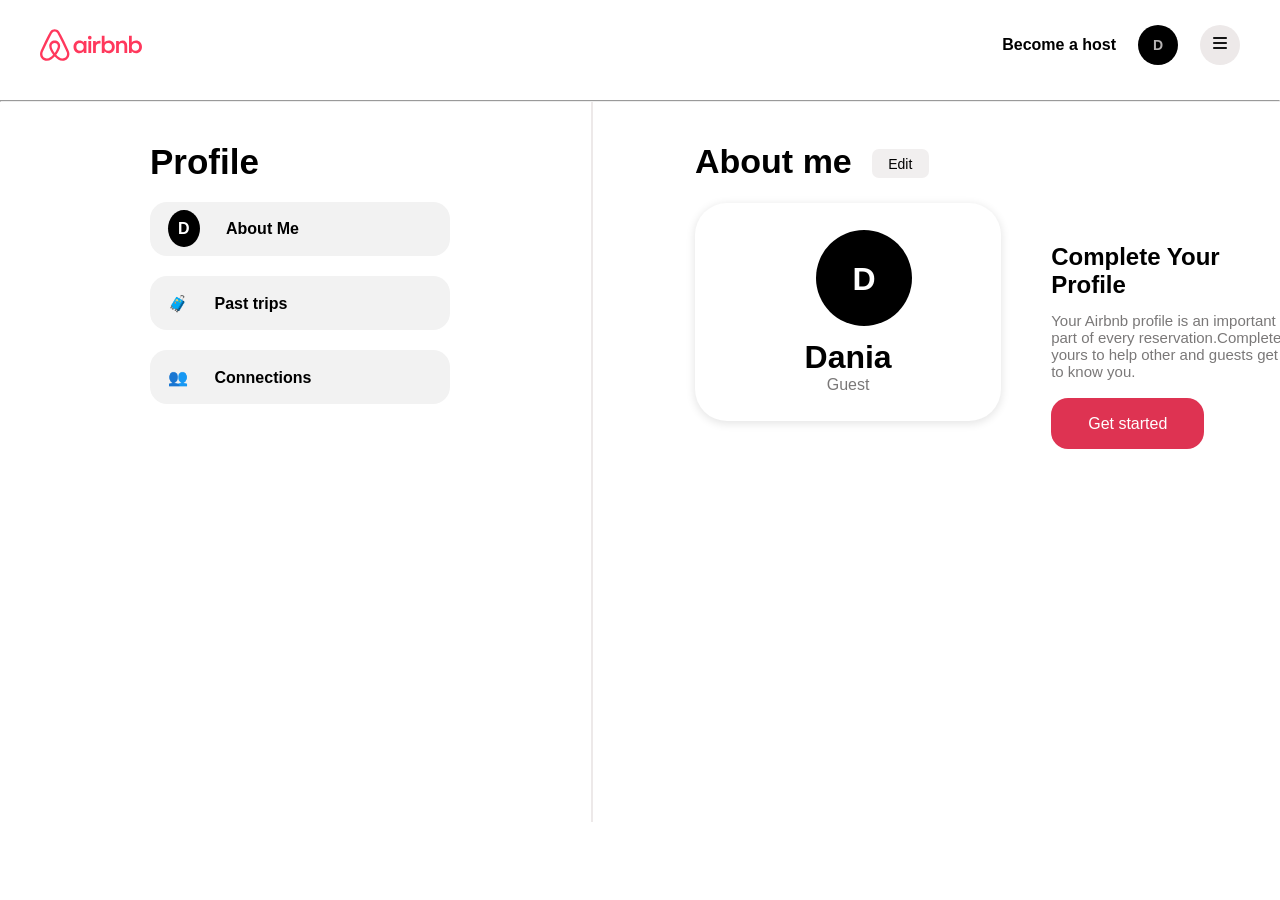
<file: profile.html>
<!doctype html>
<html lang="en">
	<head>
		<meta charset="UTF-8" />
		<meta name="viewport" content="width=device-width, initial-scale=1.0" />
		<title>profile Page</title>
        <link rel="stylesheet" href="https://cdnjs.cloudflare.com/ajax/libs/font-awesome/6.4.0/css/all.min.css">
        <link rel="stylesheet" href="styles/Pages/profile.css">
        
	</head>

	<body>
        <header>
            <nav>
                <div id="logo" class="l10sdlqs atm_9s_glywfm atm_9s_1ulexfb__1v156lz dir dir-ltr">
                    <svg width="102" height="32" viewBox="0 0 3490 1080" style="display: block">
                        <path
                            d="M1494.71 456.953C1458.28 412.178 1408.46 389.892 1349.68 389.892C1233.51 389.892 1146.18 481.906 1146.18 605.892C1146.18 729.877 1233.51 821.892 1349.68 821.892C1408.46 821.892 1458.28 799.605 1494.71 754.83L1500.95 810.195H1589.84V401.588H1500.95L1494.71 456.953ZM1369.18 736.895C1295.33 736.895 1242.08 683.41 1242.08 605.892C1242.08 528.373 1295.33 474.888 1369.18 474.888C1443.02 474.888 1495.49 529.153 1495.49 605.892C1495.49 682.63 1443.8 736.895 1369.18 736.895ZM1656.11 810.195H1750.46V401.588H1656.11V810.195ZM948.912 666.715C875.618 506.859 795.308 344.664 713.438 184.809C698.623 155.177 670.554 98.2527 645.603 67.8412C609.736 24.1733 556.715 0.779785 502.915 0.779785C449.115 0.779785 396.094 24.1733 360.227 67.8412C335.277 98.2527 307.207 155.177 292.392 184.809C210.522 344.664 130.212 506.859 56.9187 666.715C47.5621 687.769 24.9504 737.675 16.3736 760.289C6.2373 787.581 0.779297 817.213 0.779297 846.845C0.779297 975.509 101.362 1079.22 235.473 1079.22C346.193 1079.22 434.3 1008.26 502.915 934.18C571.53 1008.26 659.638 1079.22 770.357 1079.22C904.468 1079.22 1005.83 975.509 1005.83 846.845C1005.83 817.213 999.593 787.581 989.457 760.289C980.88 737.675 958.268 687.769 948.912 666.715ZM502.915 810.195C447.555 738.455 396.094 649.56 396.094 577.819C396.094 506.079 446.776 470.209 502.915 470.209C559.055 470.209 610.516 508.419 610.516 577.819C610.516 647.22 558.275 738.455 502.915 810.195ZM770.357 998.902C688.362 998.902 618.032 941.557 555.741 872.656C619.966 792.541 690.826 679.121 690.826 577.819C690.826 458.513 598.04 389.892 502.915 389.892C407.79 389.892 315.784 458.513 315.784 577.819C315.784 679.098 386.145 792.478 450.144 872.593C387.845 941.526 317.491 998.902 235.473 998.902C146.586 998.902 81.0898 931.061 81.0898 846.845C81.0898 826.57 84.2087 807.856 91.2261 788.361C98.2436 770.426 120.855 720.52 130.212 701.025C203.505 541.17 282.256 380.534 364.126 220.679C378.941 191.047 403.891 141.921 422.605 119.307C442.877 94.3538 470.947 81.0975 502.915 81.0975C534.883 81.0975 562.953 94.3538 583.226 119.307C601.939 141.921 626.89 191.047 641.704 220.679C723.574 380.534 802.325 541.17 875.618 701.025C884.975 720.52 907.587 770.426 914.604 788.361C921.622 807.856 925.52 826.57 925.52 846.845C925.52 931.061 859.244 998.902 770.357 998.902ZM3285.71 389.892C3226.91 389.892 3175.97 413.098 3139.91 456.953V226.917H3045.56V810.195H3134.45L3140.69 754.83C3177.12 799.605 3226.94 821.892 3285.71 821.892C3401.89 821.892 3489.22 729.877 3489.22 605.892C3489.22 481.906 3401.89 389.892 3285.71 389.892ZM3266.22 736.895C3191.6 736.895 3139.91 682.63 3139.91 605.892C3139.91 529.153 3191.6 474.888 3266.22 474.888C3340.85 474.888 3393.32 528.373 3393.32 605.892C3393.32 683.41 3340.07 736.895 3266.22 736.895ZM2827.24 389.892C2766.15 389.892 2723.56 418.182 2699.37 456.953L2693.13 401.588H2604.24V810.195H2698.59V573.921C2698.59 516.217 2741.47 474.888 2800.73 474.888C2856.87 474.888 2888.84 513.097 2888.84 578.599V810.195H2983.19V566.903C2983.19 457.733 2923.15 389.892 2827.24 389.892ZM1911.86 460.072L1905.62 401.588H1816.73V810.195H1911.08V604.332C1911.08 532.592 1954.74 486.585 2027.26 486.585C2042.85 486.585 2058.44 488.144 2070.92 492.043V401.588C2059.22 396.91 2044.41 395.35 2028.04 395.35C1978.58 395.35 1936.66 421.177 1911.86 460.072ZM2353.96 389.892C2295.15 389.892 2244.21 413.098 2208.15 456.953V226.917H2113.8V810.195H2202.69L2208.93 754.83C2245.36 799.605 2295.18 821.892 2353.96 821.892C2470.13 821.892 2557.46 729.877 2557.46 605.892C2557.46 481.906 2470.13 389.892 2353.96 389.892ZM2334.46 736.895C2259.84 736.895 2208.15 682.63 2208.15 605.892C2208.15 529.153 2259.84 474.888 2334.46 474.888C2409.09 474.888 2461.56 528.373 2461.56 605.892C2461.56 683.41 2408.31 736.895 2334.46 736.895ZM1703.28 226.917C1669.48 226.917 1642.08 254.326 1642.08 288.13C1642.08 321.934 1669.48 349.343 1703.28 349.343C1737.09 349.343 1764.49 321.934 1764.49 288.13C1764.49 254.326 1737.09 226.917 1703.28 226.917Z"
                            fill="currentcolor"
                        ></path>
                    </svg>
                </div>

                <div class="nav-links">
                 <h4>Become a host</h4>
                 <div class="name-log">
                    <span>D</span>
                 </div>

                 <div class="menu">
                    <i class="fa-solid fa-bars"></i>
                 </div>
                </div>
            </nav>
        </header>
        <hr>


        <main>
            <div class="container">
                <div class="side">
                    <h2>Profile</h2>
                    <div>
                        <span class="Name">D</span>
                        <span>About Me</span>
                    </div>
                     <div>
                        <span>🧳</span>
                        <span> Past trips</span>
                    </div>
                     <div>
                        <span>👥</span>
                        <span> Connections</span>
                    </div>
                </div>

                <div class="content">
                    <div class="top">
                       <h2>About me</h2>

                       <a href="profile2.html">Edit</a>

                    </div>
                    <div class="bottom">
                        <div class="l-div">
                            <div>D</div>
                            <h3>Dania</h3>
                            <p>Guest</p>
                        </div>
                         <div class="r-div">
                            <h2>Complete Your Profile</h2>
                            <p>Your Airbnb profile is an important part of every reservation.Complete yours to help other and guests get to know you.</p>

                            <a href="profile2.html">Get started</    

                         </div>
                    </div>
                    <hr>
                     <div class="review">

                       <svg xmlns="http://www.w3.org/2000/svg" viewBox="0 0 32 32" aria-hidden="true" role="presentation" focusable="false" style="display: block; height: 24px; width: 24px; fill: currentcolor;"><path d="M26 1a5 5 0 0 1 5 4.78v10.9a5 5 0 0 1-4.78 5H26a5 5 0 0 1-4.78 5h-4l-3.72 4.36-3.72-4.36H6a5 5 0 0 1-4.98-4.56L1 21.9 1 21.68V11a5 5 0 0 1 4.78-5H6a5 5 0 0 1 4.78-5H26zm-5 7H6a3 3 0 0 0-3 2.82v10.86a3 3 0 0 0 2.82 3h4.88l2.8 3.28 2.8-3.28H21a3 3 0 0 0 3-2.82V11a3 3 0 0 0-3-3zm-1 10v2H6v-2h14zm6-15H11a3 3 0 0 0-3 2.82V6h13a5 5 0 0 1 5 4.78v8.9a3 3 0 0 0 3-2.82V6a3 3 0 0 0-2.82-3H26zM15 13v2H6v-2h9z"></path></svg>

                      
                        <span>Reviews Ive written</span>
                     </div>
                 
                </div>


            </div>
        </main>
		

	</body>
</html>
</file>
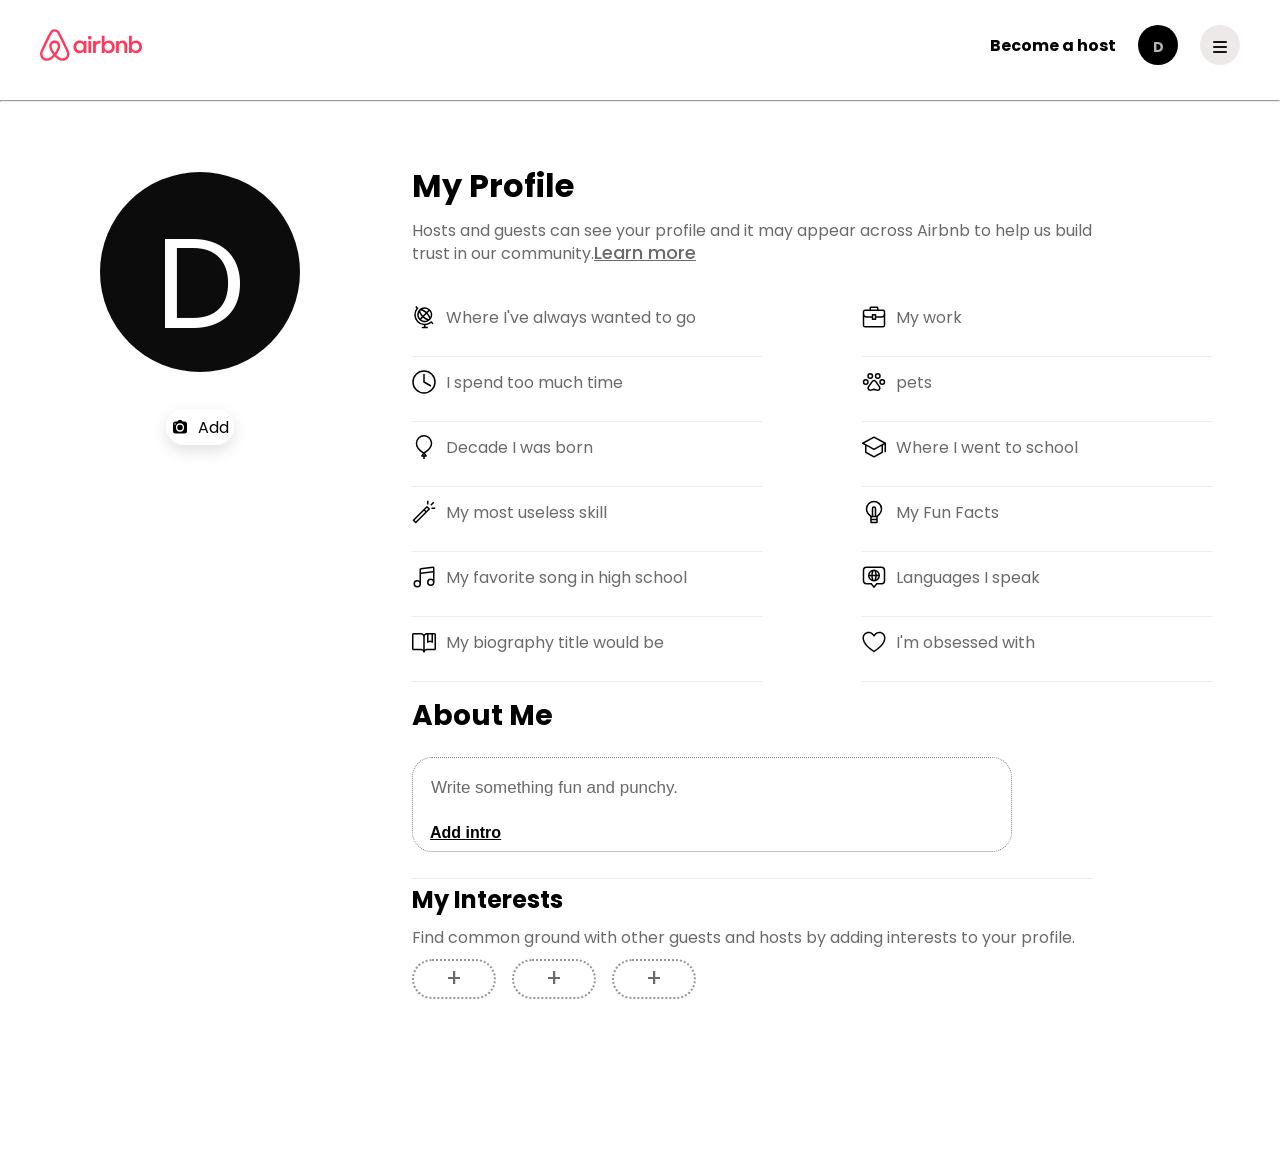
<file: profile2.html>
<!doctype html>
<html lang="en">

<head>
    <meta charset="UTF-8" />
    <meta name="viewport" content="width=device-width, initial-scale=1.0" />
    <title>profile Page</title>
    <link rel="stylesheet" href="https://cdnjs.cloudflare.com/ajax/libs/font-awesome/6.4.0/css/all.min.css">
    <link rel="stylesheet" href="styles/Pages/profile2.css">
</head>

<body>
    <header>
        <nav>
            <div id="logo" class="l10sdlqs atm_9s_glywfm atm_9s_1ulexfb__1v156lz dir dir-ltr">
                <svg width="102" height="32" viewBox="0 0 3490 1080" style="display: block">
                    <path
                        d="M1494.71 456.953C1458.28 412.178 1408.46 389.892 1349.68 389.892C1233.51 389.892 1146.18 481.906 1146.18 605.892C1146.18 729.877 1233.51 821.892 1349.68 821.892C1408.46 821.892 1458.28 799.605 1494.71 754.83L1500.95 810.195H1589.84V401.588H1500.95L1494.71 456.953ZM1369.18 736.895C1295.33 736.895 1242.08 683.41 1242.08 605.892C1242.08 528.373 1295.33 474.888 1369.18 474.888C1443.02 474.888 1495.49 529.153 1495.49 605.892C1495.49 682.63 1443.8 736.895 1369.18 736.895ZM1656.11 810.195H1750.46V401.588H1656.11V810.195ZM948.912 666.715C875.618 506.859 795.308 344.664 713.438 184.809C698.623 155.177 670.554 98.2527 645.603 67.8412C609.736 24.1733 556.715 0.779785 502.915 0.779785C449.115 0.779785 396.094 24.1733 360.227 67.8412C335.277 98.2527 307.207 155.177 292.392 184.809C210.522 344.664 130.212 506.859 56.9187 666.715C47.5621 687.769 24.9504 737.675 16.3736 760.289C6.2373 787.581 0.779297 817.213 0.779297 846.845C0.779297 975.509 101.362 1079.22 235.473 1079.22C346.193 1079.22 434.3 1008.26 502.915 934.18C571.53 1008.26 659.638 1079.22 770.357 1079.22C904.468 1079.22 1005.83 975.509 1005.83 846.845C1005.83 817.213 999.593 787.581 989.457 760.289C980.88 737.675 958.268 687.769 948.912 666.715ZM502.915 810.195C447.555 738.455 396.094 649.56 396.094 577.819C396.094 506.079 446.776 470.209 502.915 470.209C559.055 470.209 610.516 508.419 610.516 577.819C610.516 647.22 558.275 738.455 502.915 810.195ZM770.357 998.902C688.362 998.902 618.032 941.557 555.741 872.656C619.966 792.541 690.826 679.121 690.826 577.819C690.826 458.513 598.04 389.892 502.915 389.892C407.79 389.892 315.784 458.513 315.784 577.819C315.784 679.098 386.145 792.478 450.144 872.593C387.845 941.526 317.491 998.902 235.473 998.902C146.586 998.902 81.0898 931.061 81.0898 846.845C81.0898 826.57 84.2087 807.856 91.2261 788.361C98.2436 770.426 120.855 720.52 130.212 701.025C203.505 541.17 282.256 380.534 364.126 220.679C378.941 191.047 403.891 141.921 422.605 119.307C442.877 94.3538 470.947 81.0975 502.915 81.0975C534.883 81.0975 562.953 94.3538 583.226 119.307C601.939 141.921 626.89 191.047 641.704 220.679C723.574 380.534 802.325 541.17 875.618 701.025C884.975 720.52 907.587 770.426 914.604 788.361C921.622 807.856 925.52 826.57 925.52 846.845C925.52 931.061 859.244 998.902 770.357 998.902ZM3285.71 389.892C3226.91 389.892 3175.97 413.098 3139.91 456.953V226.917H3045.56V810.195H3134.45L3140.69 754.83C3177.12 799.605 3226.94 821.892 3285.71 821.892C3401.89 821.892 3489.22 729.877 3489.22 605.892C3489.22 481.906 3401.89 389.892 3285.71 389.892ZM3266.22 736.895C3191.6 736.895 3139.91 682.63 3139.91 605.892C3139.91 529.153 3191.6 474.888 3266.22 474.888C3340.85 474.888 3393.32 528.373 3393.32 605.892C3393.32 683.41 3340.07 736.895 3266.22 736.895ZM2827.24 389.892C2766.15 389.892 2723.56 418.182 2699.37 456.953L2693.13 401.588H2604.24V810.195H2698.59V573.921C2698.59 516.217 2741.47 474.888 2800.73 474.888C2856.87 474.888 2888.84 513.097 2888.84 578.599V810.195H2983.19V566.903C2983.19 457.733 2923.15 389.892 2827.24 389.892ZM1911.86 460.072L1905.62 401.588H1816.73V810.195H1911.08V604.332C1911.08 532.592 1954.74 486.585 2027.26 486.585C2042.85 486.585 2058.44 488.144 2070.92 492.043V401.588C2059.22 396.91 2044.41 395.35 2028.04 395.35C1978.58 395.35 1936.66 421.177 1911.86 460.072ZM2353.96 389.892C2295.15 389.892 2244.21 413.098 2208.15 456.953V226.917H2113.8V810.195H2202.69L2208.93 754.83C2245.36 799.605 2295.18 821.892 2353.96 821.892C2470.13 821.892 2557.46 729.877 2557.46 605.892C2557.46 481.906 2470.13 389.892 2353.96 389.892ZM2334.46 736.895C2259.84 736.895 2208.15 682.63 2208.15 605.892C2208.15 529.153 2259.84 474.888 2334.46 474.888C2409.09 474.888 2461.56 528.373 2461.56 605.892C2461.56 683.41 2408.31 736.895 2334.46 736.895ZM1703.28 226.917C1669.48 226.917 1642.08 254.326 1642.08 288.13C1642.08 321.934 1669.48 349.343 1703.28 349.343C1737.09 349.343 1764.49 321.934 1764.49 288.13C1764.49 254.326 1737.09 226.917 1703.28 226.917Z"
                        fill="currentcolor"></path>
                </svg>
            </div>

            <div class="nav-links">
                <h4>Become a host</h4>
                <div class="name-log">
                    <span>D</span>
                </div>

                <div class="menu">
                    <i class="fa-solid fa-bars"></i>
                </div>
            </div>
        </nav>
    </header>
    <hr>

    <main>
        <div class="profile-container">
            <div class="profile-img">
                <div class="img-log">
                    <span>D</span>
                </div>
                <div class="edit-img">
                    <svg xmlns="http://www.w3.org/2000/svg" viewBox="0 0 32 32" aria-hidden="true" role="presentation"
                        focusable="false" style="display: block; height: 16px; width: 16px; fill: currentcolor;">
                        <path
                            d="M17.59 2a2.01 2.01 0 0 1 1.41.59L21.41 5H25a5 5 0 0 1 5 5v14a5 5 0 0 1-5 5H7a5 5 0 0 1-5-5V10a5 5 0 0 1 5-5h3.62L13 2.6a2.01 2.01 0 0 1 1.42-.6zM16 8.5a8.51 8.51 0 0 0 0 17 8.51 8.51 0 0 0 0-17zm0 3a5.5 5.5 0 1 1 0 11 5.5 5.5 0 0 1 0-11zm-10-3a1.5 1.5 0 1 0 0 3 1.5 1.5 0 0 0 0-3z">
                        </path>
                    </svg>
                    <span>Add</span>
                </div>
            </div>
            <div class="profile-content">
                <h1>My Profile</h1>
                <p>Hosts and guests can see your profile and it may appear across Airbnb to help us build trust in our
                    community.<a href="#">Learn more</a></p>
                <div class="div-bottom">
                    <div class="l-div-col">
                        <div class="l-div-row">
                            <svg xmlns="http://www.w3.org/2000/svg" viewBox="0 0 32 32" aria-hidden="true"
                                role="presentation" focusable="false"
                                style="display: block; height: 24px; width: 24px; fill: currentcolor;">
                                <path
                                    d="m5.7 1.3 3 3-.66.72a12 12 0 0 0 16.95 16.94l.72-.67 3 3-1.42 1.42-1.67-1.68A13.94 13.94 0 0 1 18 26.96V29h3v2h-8v-2h3v-2.04a13.95 13.95 0 0 1-8.92-4.08 14 14 0 0 1-1.11-18.5L4.29 2.71zm18.18 4.44.21.21.21.22a10 10 0 1 1-.64-.63zm-9.34 11.13-2.45 2.45a8 8 0 0 0 8.04 1.05 16.7 16.7 0 0 1-5.59-3.5zm4.91-4.91-3.5 3.5c2.85 2.54 6.08 3.82 6.7 3.2.63-.61-.66-3.85-3.2-6.7zm-9.81-2.1-.08.19a8 8 0 0 0 1.12 7.86l2.45-2.45a16.68 16.68 0 0 1-3.5-5.6zM23.32 8.1l-2.45 2.44a16.73 16.73 0 0 1 3.5 5.6 8 8 0 0 0-1.05-8.05zm-11.98-.76c-.62.62.66 3.86 3.2 6.7l3.5-3.5c-2.85-2.54-6.07-3.82-6.7-3.2zm2.54-1.7c1.75.59 3.75 1.83 5.58 3.49l2.44-2.45a8.03 8.03 0 0 0-8.02-1.04z">
                                </path>
                            </svg>
                            <span>Where I've always wanted to go</span>
                        </div>

                        <div class="l-div-row">
                            <svg xmlns="http://www.w3.org/2000/svg" viewBox="0 0 32 32" aria-hidden="true"
                                role="presentation" focusable="false"
                                style="display: block; height: 24px; width: 24px; fill: currentcolor;">
                                <path
                                    d="M16 .33a15.67 15.67 0 1 1 0 31.34A15.67 15.67 0 0 1 16 .33zm0 2a13.67 13.67 0 1 0 0 27.34 13.67 13.67 0 0 0 0-27.34zm1 3v10.1l8.74 5.04-1 1.73L15 16.58V5.33z">
                                </path>
                            </svg>
                            <span>I spend too much time</span>
                        </div>

                        <div class="l-div-row">
                            <svg xmlns="http://www.w3.org/2000/svg" viewBox="0 0 32 32" aria-hidden="true"
                                role="presentation" focusable="false"
                                style="display: block; height: 24px; width: 24px; fill: currentcolor;">
                                <path
                                    d="M16 0c5.9 0 11 5.28 11 11 0 4.85-3.23 9.27-9.55 13.28l2.2 2.92a1.13 1.13 0 0 1-.9 1.8H17v3h-2v-3h-1.75a1.13 1.13 0 0 1-.9-1.8l2.14-2.86C8.2 20.92 5 16.46 5 11A11 11 0 0 1 16 0zm0 25.67L15 27h2zM16 2a9 9 0 0 0-9 9c0 4.6 2.72 8.43 8.3 11.5l.38.21.28.14.3-.19c5.62-3.53 8.48-7.24 8.72-11.12l.02-.27V11c0-4.64-4.21-9-9-9z">
                                </path>
                            </svg>
                            <span>Decade I was born</span>

                        </div>

                        <div class="l-div-row">
                            <svg xmlns="http://www.w3.org/2000/svg" viewBox="0 0 32 32" aria-hidden="true"
                                role="presentation" focusable="false"
                                style="display: block; height: 24px; width: 24px; fill: currentcolor;">
                                <path
                                    d="m20.61 8.21.1.08 3 3a1 1 0 0 1 .08 1.32l-.08.1-18 18a1 1 0 0 1-1.32.08l-.1-.08-3-3a1 1 0 0 1-.08-1.32l.08-.1 18-18a1 1 0 0 1 1.32-.08zM16 14.41 3.41 27 5 28.58 17.59 16zm4-4-2.58 2.6L19 14.58 21.58 12zm6-.41h5v2h-5zm2.3-7.7 1.4 1.4-4 4-1.4-1.4zM22 1v5h-2V1z">
                                </path>
                            </svg>
                            <span>My most useless skill</span>

                        </div>

                        <div class="l-div-row">
                            <svg xmlns="http://www.w3.org/2000/svg" viewBox="0 0 32 32" aria-hidden="true"
                                role="presentation" focusable="false"
                                style="display: block; height: 24px; width: 24px; fill: currentcolor;">
                                <path
                                    d="m28 2.12-.22.01-16 1.78A2 2 0 0 0 10 5.89v15.14A4.95 4.95 0 0 0 7 20a5 5 0 1 0 5 5V11.9l16-1.78v8.9A4.95 4.95 0 0 0 25 18a5 5 0 1 0 5 5V4.12a2 2 0 0 0-2-2zM7 28a3 3 0 1 1 0-6 3 3 0 0 1 0 6zm5-18.12V5.9l16-1.77V8.1L12 9.88zM25 26a3 3 0 1 1 0-6 3 3 0 0 1 0 6z">
                                </path>
                            </svg>
                            <span>My favorite song in high school</span>

                        </div>

                        <div class="l-div-row">
                            <svg xmlns="http://www.w3.org/2000/svg" viewBox="0 0 32 32" aria-hidden="true"
                                role="presentation" focusable="false"
                                style="display: block; height: 24px; width: 24px; fill: currentcolor;">
                                <path
                                    d="M30 4H20c-1.64 0-3.09.8-4 2.03A4.99 4.99 0 0 0 12 4H2a2 2 0 0 0-2 2v19c0 1.1.9 2 2 2h10a3 3 0 0 1 3 3h2a3 3 0 0 1 3-3h10a2 2 0 0 0 2-2V6a2 2 0 0 0-2-2zm-4 2v8.61l-2-.66-2 .66V6h4zM15 26a4.98 4.98 0 0 0-3-1H2V6h10a3 3 0 0 1 3 3v17zm15-1H20a4.97 4.97 0 0 0-3 1V9a3 3 0 0 1 3-3v11.39l4-1.34 4 1.34V6h2v19z">
                                </path>
                            </svg>
                            <span>My biography title would be</span>

                        </div>
                    </div>

                    <div class="r-div-col">
                        <div class="l-div-row">
                            <svg xmlns="http://www.w3.org/2000/svg" viewBox="0 0 32 32" aria-hidden="true"
                                role="presentation" focusable="false"
                                style="display: block; height: 24px; width: 24px; fill: currentcolor;">
                                <path
                                    d="M20 2a2 2 0 0 1 2 1.85V6h6a3 3 0 0 1 3 2.82V27a3 3 0 0 1-2.82 3H4a3 3 0 0 1-3-2.82V9a3 3 0 0 1 2.82-3H10V4a2 2 0 0 1 1.85-2H12zm8 6H4a1 1 0 0 0-1 .88V12a3 3 0 0 0 2.82 3H13v2H6a4.98 4.98 0 0 1-3-1v11a1 1 0 0 0 .88 1H28a1 1 0 0 0 1-.88V16c-.78.59-1.74.95-2.78 1h-7.17v-2H26a3 3 0 0 0 3-2.82V9a1 1 0 0 0-.88-1zm-10 4a1 1 0 0 1 1 .88V19a1 1 0 0 1-.88 1H14a1 1 0 0 1-1-.88V13a1 1 0 0 1 .88-1H14zm-1 2h-2v4h2zm3-10h-8v2h8z">
                                </path>
                            </svg>
                            <span>My work</span>
                        </div>

                        <div class="l-div-row">
                            <svg xmlns="http://www.w3.org/2000/svg" viewBox="0 0 32 32" aria-hidden="true"
                                role="presentation" focusable="false"
                                style="display: block; height: 24px; width: 24px; fill: currentcolor;">
                                <path
                                    d="M13.7 13.93a4 4 0 0 1 5.28.6l.29.37 4.77 6.75a4 4 0 0 1 .6 3.34 4 4 0 0 1-4.5 2.91l-.4-.08-3.48-.93a1 1 0 0 0-.52 0l-3.47.93a4 4 0 0 1-2.94-.35l-.4-.25a4 4 0 0 1-1.2-5.2l.23-.37 4.77-6.75a4 4 0 0 1 .96-.97zm3.75 1.9a2 2 0 0 0-2.98.08l-.1.14-4.84 6.86a2 2 0 0 0 2.05 3.02l.17-.04 4-1.07a1 1 0 0 1 .5 0l3.97 1.06.15.04a2 2 0 0 0 2.13-2.97l-4.95-7.01zM27 12a4 4 0 1 1 0 8 4 4 0 0 1 0-8zM5 12a4 4 0 1 1 0 8 4 4 0 0 1 0-8zm22 2a2 2 0 1 0 0 4 2 2 0 0 0 0-4zM5 14a2 2 0 1 0 0 4 2 2 0 0 0 0-4zm6-10a4 4 0 1 1 0 8 4 4 0 0 1 0-8zm10 0a4 4 0 1 1 0 8 4 4 0 0 1 0-8zM11 6a2 2 0 1 0 0 4 2 2 0 0 0 0-4zm10 0a2 2 0 1 0 0 4 2 2 0 0 0 0-4z">
                                </path>
                            </svg>
                            <span>pets </span>
                        </div>

                        <div class="l-div-row">
                            <svg xmlns="http://www.w3.org/2000/svg" viewBox="0 0 32 32" aria-hidden="true"
                                role="presentation" focusable="false"
                                style="display: block; height: 24px; width: 24px; fill: currentcolor;">
                                <path
                                    d="m31.47 10.12-15-8a1 1 0 0 0-.94 0l-15 8a1 1 0 0 0 0 1.76L4 13.73V23a1 1 0 0 0 .52.88l11 6a1 1 0 0 0 .96 0l11-6A1 1 0 0 0 28 23v-9.27l2-1.06V23h2V11a1 1 0 0 0-.53-.88zM26 22.4l-10 5.45-10-5.45V14.8l9.53 5.08a1 1 0 0 0 .94 0L26 14.8v7.6zm-10-4.54L3.12 11 16 4.13 28.88 11 16 17.87z">
                                </path>
                            </svg>
                            <span>Where I went to school</span>
                        </div>

                        <div class="l-div-row">
                            <svg xmlns="http://www.w3.org/2000/svg" viewBox="0 0 32 32" aria-hidden="true"
                                role="presentation" focusable="false"
                                style="display: block; height: 24px; width: 24px; fill: currentcolor;">
                                <path
                                    d="M16 1a11 11 0 0 1 11 10.7v.3c0 3.7-2.03 7.14-6 10.3v7.03c0 .92-.75 1.67-1.67 1.67h-6.66c-.92 0-1.67-.75-1.67-1.67V22.3c-3.85-3.07-5.87-6.39-6-9.98V12A11 11 0 0 1 16 1zm3 26h-6v2h6v-2zm0-4h-6v2h6v-2zM16 3a9 9 0 0 0-9 8.98v.29c.1 2.9 1.8 5.7 5.17 8.4l.42.33h.4l.01-9.67a3 3 0 0 1 6 0V21h.41l.43-.34c3.36-2.7 5.05-5.48 5.15-8.36l.01-.28v-.27A9 9 0 0 0 16 3zm0 7.33-.12.01a1 1 0 0 0-.88 1V21h2v-9.67a1 1 0 0 0-1-1z">
                                </path>
                            </svg>
                            <span>My Fun Facts</span>
                        </div>

                        <div class="l-div-row">
                            <svg xmlns="http://www.w3.org/2000/svg" viewBox="0 0 32 32" aria-hidden="true"
                                role="presentation" focusable="false"
                                style="display: block; height: 24px; width: 24px; fill: currentcolor;">
                                <path
                                    d="M26 2a5 5 0 0 1 5 4.78V21a5 5 0 0 1-4.78 5h-6.06L16 31.08 11.84 26H6a5 5 0 0 1-4.98-4.56L1 21.22 1 21V7a5 5 0 0 1 4.78-5H26zm0 2H6a3 3 0 0 0-3 2.82V21a3 3 0 0 0 2.82 3H12.8l3.2 3.92L19.2 24H26a3 3 0 0 0 3-2.82V7a3 3 0 0 0-2.82-3H26zM16 6a8.02 8.02 0 0 1 8 8.03A8 8 0 0 1 16.23 22h-.25A8 8 0 0 1 8 14.24v-.25A8 8 0 0 1 16 6zm1.68 9h-3.37c.11 1.45.43 2.76.79 3.68l.09.22.13.3c.23.45.45.74.62.8H16c.33 0 .85-.94 1.23-2.34l.11-.44c.16-.67.29-1.42.34-2.22zm4.24 0h-2.23c-.1 1.6-.42 3.12-.92 4.32a6 6 0 0 0 3.1-4.07l.05-.25zm-9.61 0h-2.23a6 6 0 0 0 3.14 4.32c-.5-1.2-.82-2.71-.91-4.32zm.92-6.32-.13.07A6 6 0 0 0 10.08 13h2.23c.1-1.61.42-3.12.91-4.32zM16 8h-.05c-.27.08-.64.7-.97 1.65l-.13.4a13.99 13.99 0 0 0-.54 2.95h3.37c-.19-2.66-1.1-4.85-1.63-5H16zm2.78.69.02.05c.48 1.19.8 2.68.9 4.26h2.21A6.02 6.02 0 0 0 19 8.8l-.22-.12z">
                                </path>
                            </svg>
                            <span>Languages I speak </span>

                        </div>

                        <div class="l-div-row">
                            <svg viewBox="0 0 32 32" xmlns="http://www.w3.org/2000/svg" aria-hidden="true"
                                role="presentation" focusable="false"
                                style="display: block; height: 24px; width: 24px; fill: currentcolor;">
                                <path
                                    d="m23.1665 2.3335c2.1523884 0 4.2251183.84743015 5.7778518 2.41147968 1.5503362 1.56288737 2.3888482 3.64776489 2.3888482 5.81302032 0 6.6582527-5.0251628 12.2930702-14.7701959 18.9351178l-.5632069.3838722-.563205-.3838747c-9.74497766-6.6420748-14.7700922-12.2768721-14.7700922-18.9351153 0-2.16474547.83920883-4.24984284 2.38989875-5.81303091 1.55112456-1.56363541 3.6248415-2.41146909 5.77677125-2.41146909 2.1523702 0 4.2251935.8474646 5.7779446 2.41164385l1.3883854 1.40035615 1.3902537-1.40052583c1.4772348-1.48917097 3.4285261-2.32910397 5.4699109-2.40572078zm0 2c-1.6233594 0-3.1846816.63834245-4.3568699 1.82000216l-2.0999 2.11677-.7101161.71582097-.7099286-.71600698-2.0983799-2.11634664c-1.1735376-1.18217456-2.7341879-1.82023951-4.3581355-1.82023951-1.62338561 0-3.18468596.63833351-4.35689083 1.819993-1.17493199 1.18440163-1.80977917 2.76174226-1.80977917 4.404507 0 5.5590218 4.36537958 10.6424819 12.9746045 16.6469711l.3583955.2485289.3590045-.2485289c8.4582346-5.8991254 12.8202166-10.909293 12.9706653-16.3548223l.0040302-.2921488c0-1.64345401-.6342874-3.22054717-1.8084694-4.40423513-1.1736715-1.182225-2.7342536-1.82026487-4.3582306-1.82026487z">
                                </path>
                            </svg>
                            <span>I'm obsessed with</span>

                        </div>
                    </div>


                </div>


                <div class="About">
                    <h2>About Me</h2>
                    <div class="intro">
                        <input name="text" type="text" placeholder="Write something fun and punchy."><button >Add intro</button></input>
                        
                    </div>
                </div>

 
                <div class="myIntersed">
                    <h2>My Interests</h2>
                    <div class="addtion">
                        <p>Find common ground with other guests and hosts by adding interests to your profile.</p>
                        <span class="add">+</span>
                        <span class="add">+</span>
                        <span class="add">+</span><br>
                        <button>Add interests</button>
                    </div>
                </div>
                <hr>

              <a href="profile.html" class="save-btn">Done</a>
            </div>

        </div>


    </main>


</body>

</html>
</file>
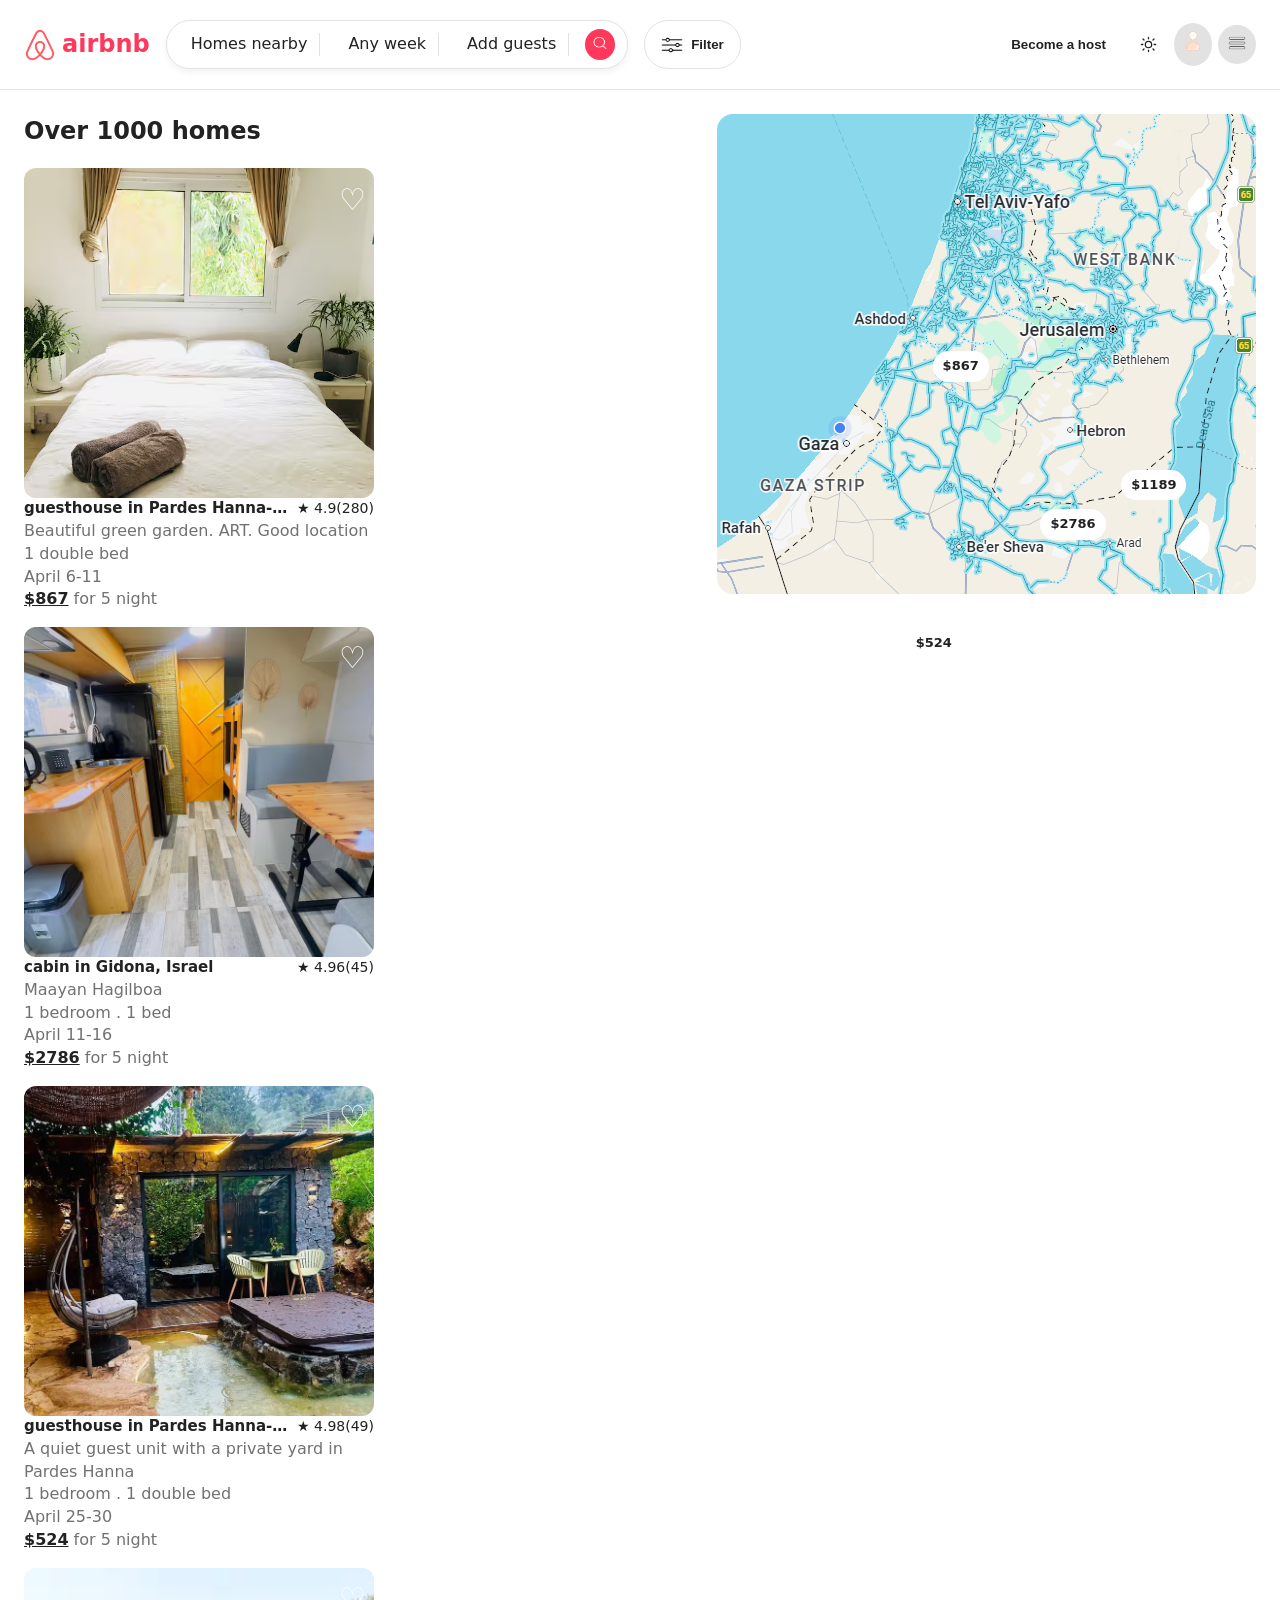
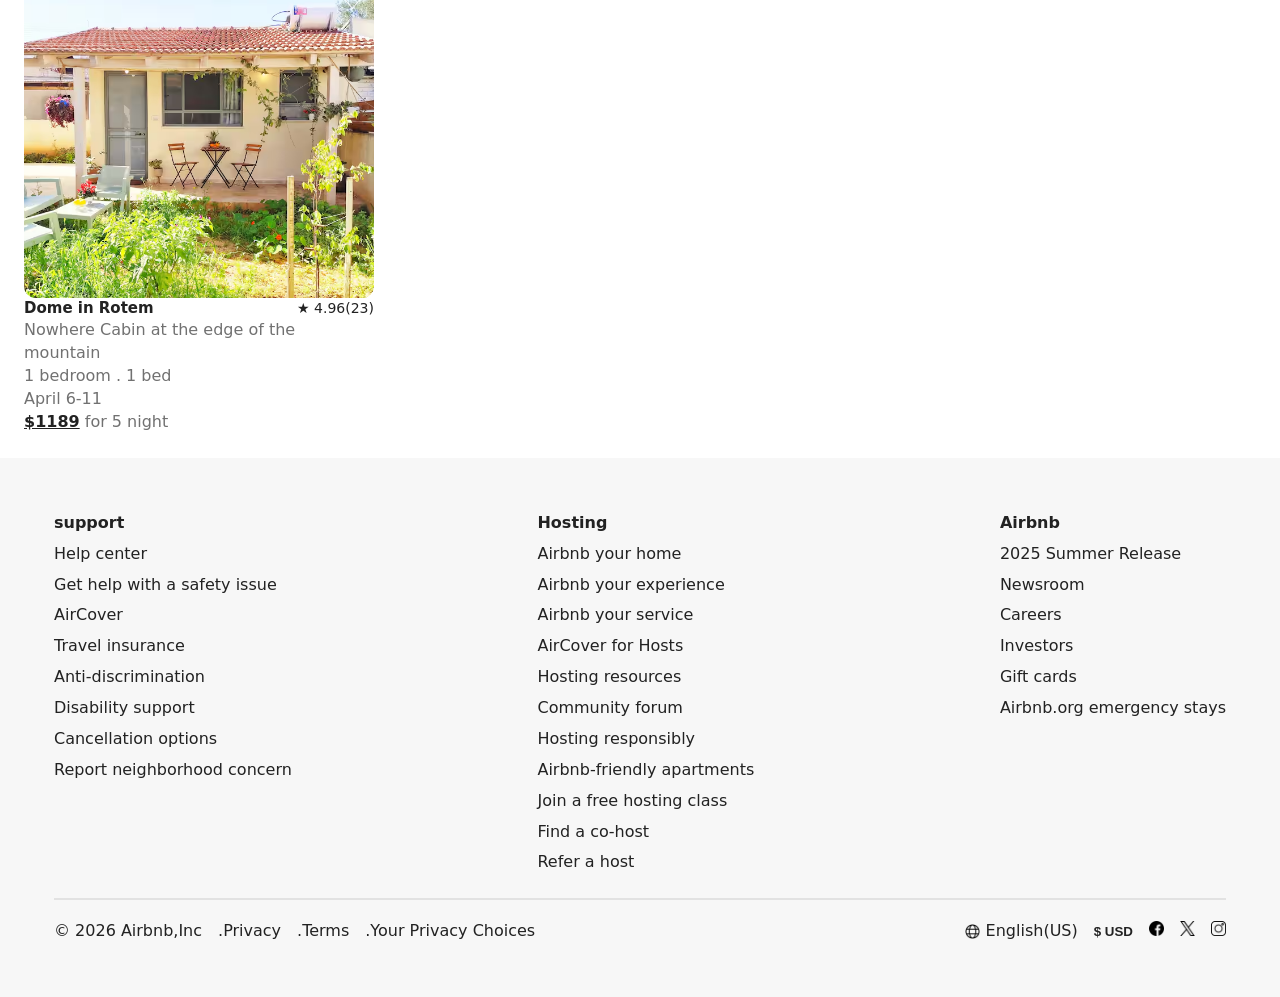
<file: search.html>
<!doctype html>
<html lang="en">
  <head>
    <meta charset="UTF-8" />
    <meta name="viewport" content="width=device-width, initial-scale=1.0" />
    <title>search</title>
    <link rel="stylesheet" href="./styles/Pages/search.css" />
    <link rel="stylesheet" href="./styles/base.css" />
    <link rel="stylesheet" href="./styles/nav.css" />
  </head>
  <body>
    <nav>
      <div class="right">
        <div class="logo">
          <a href="./index.html">
            <img src="./assets/airbnb.png" alt="Airbnb Logo" />
            <span>airbnb</span>
          </a>
        </div>
        <ul class="nav-links">
          <li class="link-main link"><a href="">Homes nearby</a></li>
          <li class="link-sub link"><a href="">Any week</a></li>
          <li class="link-sub link"><a href="">Add guests</a></li>
          <input
            type="text"
            class="search-input"
            placeholder="Search homes..."
            oninput="search(this)"
            onblur="resetSearch()"
          />

          <button class="search-btn" onclick="searchToggle()">
            <img src="./assets/search.png" alt="Search Icon" class="icon" />
          </button>
        </ul>
        <button class="filter">
          <img
            src="./assets/filterlight.png"
            alt="Filter Icon"
            class="icon"
          /><span>Filter</span>
        </button>
      </div>
      <div class="left">
        <button class="host-btn">Become a host</button>
        <button
          class="theme-toggle"
          id="themeToggle"
          aria-label="Toggle dark mode"
        >
          <svg
            class="icon-sun"
            viewBox="0 0 24 24"
            fill="none"
            xmlns="http://www.w3.org/2000/svg"
            width="17"
            height="17"
          >
            <circle
              cx="12"
              cy="12"
              r="4.5"
              stroke="currentColor"
              stroke-width="1.8"
            />
            <path
              d="M12 2v2M12 20v2M4.22 4.22l1.42 1.42M18.36 18.36l1.42 1.42M2 12h2M20 12h2M4.22 19.78l1.42-1.42M18.36 5.64l1.42-1.42"
              stroke="currentColor"
              stroke-width="1.8"
              stroke-linecap="round"
            />
          </svg>
          <svg
            class="icon-moon"
            viewBox="0 0 24 24"
            fill="none"
            xmlns="http://www.w3.org/2000/svg"
            width="17"
            height="17"
          >
            <path
              d="M21 12.79A9 9 0 1111.21 3 7 7 0 0021 12.79z"
              stroke="currentColor"
              stroke-width="1.8"
              stroke-linecap="round"
              stroke-linejoin="round"
            />
          </svg>
        </button>
        <a class="btn user" href="./profile.html">
          <img src="./assets/user.png" alt="User Icon" class="icon" />
        </a>
        <div class="profile-menu" id="profileMenu">
          <button class="btn" id="profileBtn">
            <img
              src="./assets/menu.png"
              alt="User Menu Icon"
              class="icon menu"
            />
          </button>
          <div
            class="dropdown-menu"
            id="dropdownMenu"
            role="menu"
            aria-hidden="true"
          >
            <div class="dropdown-group">
              <a href="#" class="dropdown-item" role="menuitem">Wishlist</a>
              <a href="#" class="dropdown-item" role="menuitem">Trips</a>
              <a href="#" class="dropdown-item" role="menuitem">Messages</a>
              <a href="./profile.html" class="dropdown-item" role="menuitem"
                >Profile</a
              >
            </div>
            <div class="dropdown-divider"></div>
            <div class="dropdown-group">
              <a href="./settings.html" class="dropdown-item" role="menuitem"
                >Account Settings</a
              >
              <a href="#" class="dropdown-item" role="menuitem"
                >Languages & Currency</a
              >
              <a href="#" class="dropdown-item" role="menuitem">Help Center</a>
              <div class="dropdown-divider"></div>
              <a href="#" class="dropdown-item" role="menuitem">Logout</a>
            </div>
          </div>
        </div> 
      </div>
    </nav>
    <section class="popular-destinations">
      <div class="right-section">
        <h2>Over 1000 homes</h2>
        <div class="container">
          <div class="card" id="card1">
            <div class="slider">
              <button class="slider-btn prev" onclick="changeSlide(this, -1)">
                &#8249;
              </button>
              <button class="favorite" onclick="addToFav(this)">&#9825;</button>
              <a href="./details.html">
                <div class="slides">
                  <img src="./assets/home1.avif" alt="home" class="slide" />
                  <img src="./assets/home11.avif" alt="home" class="slide" />
                  <img src="./assets/home12.avif" alt="home" class="slide" />
                </div>
              </a>
              <button class="slider-btn next" onclick="changeSlide(this, 1)">
                &#8250;
              </button>
            </div>
            <div class="card-info">
              <div class="title">
                <h3>guesthouse in Pardes Hanna-Karkur, Israel</h3>
                <span>&#9733; 4.9(280)</span>
              </div>
              <p>Beautiful green garden. ART. Good location</p>
              <p>1 double bed</p>
              <p>April 6-11</p>
              <span
                ><strong class="value" data-usd="867">$867</strong> for 5
                night</span
              >
            </div>
          </div>

          <div class="card" id="card2">
            <div class="slider">
              <button class="slider-btn prev" onclick="changeSlide(this, -1)">
                &#8249;
              </button>
              <button class="favorite" onclick="addToFav(this)">&#9825;</button>
              <a href="./details.html">
                <div class="slides">
                  <img src="./assets/home2.avif" alt="home" class="slide" />
                  <img src="./assets/home21.avif" alt="home" class="slide" />
                  <img src="./assets/home22.avif" alt="home" class="slide" />
                </div>
              </a>
              <button class="slider-btn next" onclick="changeSlide(this, 1)">
                &#8250;
              </button>
            </div>
            <div class="card-info">
              <div class="title">
                <h3>cabin in Gidona, Israel</h3>
                <span>&#9733; 4.96(45)</span>
              </div>
              <p>Maayan Hagilboa</p>
              <p>1 bedroom . 1 bed</p>
              <p>April 11-16</p>
              <span
                ><strong class="value" data-usd="2786">$2786</strong> for 5
                night</span
              >
            </div>
          </div>

          <div class="card" id="card3">
            <div class="slider">
              <button class="slider-btn prev" onclick="changeSlide(this, -1)">
                &#8249;
              </button>
              <button class="favorite" onclick="addToFav(this)">&#9825;</button>
              <a href="./details.html">
                <div class="slides">
                  <img src="./assets/home3.avif" alt="home" class="slide" />
                  <img src="./assets/home31.avif" alt="home" class="slide" />
                  <img src="./assets/home32.avif" alt="home" class="slide" />
                </div>
              </a>
              <button class="slider-btn next" onclick="changeSlide(this, 1)">
                &#8250;
              </button>
            </div>
            <div class="card-info">
              <div class="title">
                <h3>guesthouse in Pardes Hanna-Karkur, Israel</h3>
                <span>&#9733; 4.98(49)</span>
              </div>
              <p>A quiet guest unit with a private yard in Pardes Hanna</p>
              <p>1 bedroom . 1 double bed</p>
              <p>April 25-30</p>
              <span
                ><strong class="value" data-usd="524">$524</strong> for 5
                night</span
              >
            </div>
          </div>

          <div class="card" id="card4">
            <div class="slider">
              <button class="slider-btn prev" onclick="changeSlide(this, -1)">
                &#8249;
              </button>
              <button class="favorite" onclick="addToFav(this)">&#9825;</button>
              <a href="./details.html">
                <div class="slides">
                  <img src="./assets/home4.avif" alt="home" class="slide" />
                  <img src="./assets/home41.avif" alt="home" class="slide" />
                  <img src="./assets/home42.avif" alt="home" class="slide" />
                </div>
              </a>
              <button class="slider-btn next" onclick="changeSlide(this, 1)">
                &#8250;
              </button>
            </div>
            <div class="card-info">
              <div class="title">
                <h3>Dome in Rotem</h3>
                <span>&#9733; 4.96(23)</span>
              </div>
              <p>Nowhere Cabin at the edge of the mountain</p>
              <p>1 bedroom . 1 bed</p>
              <p>April 6-11</p>
              <span
                ><strong class="value" data-usd="1189">$1189</strong> for 5
                night</span
              >
            </div>
          </div>
        </div>
      </div>
      <div class="map">
        <img src="./assets/map.png" alt="map" class="map-img" />
        <div
          class="pin value"
          data-card="card1"
          style="top: 30%; left: 40%"
          onmouseenter="highlight(this)"
          onmouseleave="removeHighlight(this)"
          data-usd="867"
        >
          $867
        </div>
        <div
          class="pin value"
          data-card="card2"
          style="top: 50%; left: 60%"
          onmouseenter="highlight(this)"
          onmouseleave="removeHighlight(this)"
          data-usd="2786"
        >
          $2786
        </div>
        <div
          class="pin value"
          data-card="card3"
          style="top: 65%; left: 35%"
          onmouseenter="highlight(this)"
          onmouseleave="removeHighlight(this)"
          data-usd="524"
        >
          $524
        </div>
        <div
          class="pin value"
          data-card="card4"
          style="top: 45%; left: 75%"
          onmouseenter="highlight(this)"
          onmouseleave="removeHighlight(this)"
          data-usd="1189"
        >
          $1189
        </div>
      </div>
    </section>
    <div class="togglefav">
      <p></p>
    </div>
    <footer>
      <div class="pages-link">
        <div>
          <h6>support</h6>
          <p>Help center</p>
          <p>Get help with a safety issue</p>
          <p>AirCover</p>
          <p>Travel insurance</p>
          <p>Anti-discrimination</p>
          <p>Disability support</p>
          <p>Cancellation options</p>
          <p>Report neighborhood concern</p>
        </div>
        <div>
          <h6>Hosting</h6>
          <p>Airbnb your home</p>
          <p>Airbnb your experience</p>
          <p>Airbnb your service</p>
          <p>AirCover for Hosts</p>
          <p>Hosting resources</p>
          <p>Community forum</p>
          <p>Hosting responsibly</p>
          <p>Airbnb-friendly apartments</p>
          <p>Join a free hosting class</p>
          <p>Find a co‑host</p>
          <p>Refer a host</p>
        </div>
        <div>
          <h6>Airbnb</h6>
          <p>2025 Summer Release</p>
          <p>Newsroom</p>
          <p>Careers</p>
          <p>Investors</p>
          <p>Gift cards</p>
          <p>Airbnb.org emergency stays</p>
        </div>
      </div>
      <div class="bottom">
        <div class="right-footer">
          <span> © 2026 Airbnb,Inc </span>
          <a href=""> .Privacy </a>
          <a href=""> .Terms </a>
          <a href=""> .Your Privacy Choices</a>
        </div>
        <div class="left-footer">
          <a href="" class="global"
            ><img
              src="./assets/web.png"
              class="footer-icon"
              alt="global"
            />English(US)</a
          >
          <button onclick="USDToIls(this)">$ USD</button>
          <a href=""
            ><img
              src="./assets/facebook.png"
              alt="facebook"
              class="footer-icon"
          /></a>
          <a href=""
            ><img src="./assets/twitter.png" alt="twitter" class="footer-icon"
          /></a>
          <a href=""
            ><img
              src="./assets/instagram.png"
              alt="instagram"
              class="footer-icon"
          /></a>
        </div>
      </div>
    </footer>
    <script src="./scripts/search.js"></script>
    <script src="./scripts/main.js"></script>
  </body>
</html>
</file>
<file: styles/Pages/profile.css>
*{
    margin: 0;
    padding:0;
    box-sizing: border-box;
}
body{
    font-family: Arial, sans-serif;
}
:root{
    --primary-color:#FF385C;
    --secondary-color: #F2F2F2;
       
}
header{
    width: 100%;
    padding:15px 20px;
    height:100px;
    
}
nav{
    display:flex;
    justify-content: space-between;
    padding:0 20px;
    align-items: center;
}
nav #logo{
    color:var(--primary-color);
    padding-top: 10px;
}
.nav-links{
    display: flex;
    gap:22px;
 padding-top: 10px;
 align-items: center;
}
 
.nav-links h4:hover{
    width: 150px;
    height: 37px;
    border: none;
    background-color: rgb(241, 239, 239);
    border-radius: 20px;
    text-align: center;
    padding-top: 6px;
}
 .name-log{
    width:40px;
    height:40px;
    border-radius: 50%;
    background-color: black;
    color:rgb(182, 179, 179);
    text-align: center;
    padding: 12px  ;
    font-size: 14px;
    font-weight: bold;
 }
.menu{
    width:40px;
    height:40px;
    border-radius: 50%;
    background-color: rgb(237, 233, 233);
    color:rgb(20, 20, 20);
    text-align: center;
    padding: 10px 5px;

}

.container{
    max-width: 1200px;
    margin: 0 60px;
    padding: 40px  0;
    display: flex;
    gap: 40px;
    justify-content: space-around;
    position: relative;

}
.side{
     width: 550px;
     padding-left: 90px;
}
.side::after{
  content: " ";
    display: block;
    height:80vh;
    width:2px;
    background-color: rgb(237, 233, 233);
    position: absolute;
   left: 531px;
    top: 0;
}
.side h2{
    font-size: 35px;
    margin-bottom: 20px;
}

.side div{
    margin-bottom: 20px;
    background-color: var(--secondary-color);
    width: 300px;
    height: 54px;
    padding: 18px;
    border-radius: 17px;
   
}
.side div span{
    margin-right: 22px;
     font-size: 1rem;
    font-weight: bold;
}
.Name{
     width:45px;
     height:45px;
    border-radius: 50%;
    background-color: black;
    color:white;
    text-align: center;
    padding: 10px ;
    font-weight: bold;
}
.content .top{
    display: flex;
    gap: 20px;
    margin-bottom: 22px;
}

.content .top h2{
    font-size: 34px;
}
.content .top a{
    width: 57px;
    height: 29px;
    border: none;
    background-color: rgb(241, 239, 239);
    border-radius: 7px;
    color: black;
    text-decoration: none;
    text-align: center;
    padding-top: 7px;
    font-size: 14px;
    margin-top: 7px;
    
}
.content {
      padding-left: 205px;
}

.content .bottom{
    display: flex;
    gap:50px;
    justify-content: space-between;
    margin-bottom: 33px;
}
.content .bottom .l-div{
    width: 338px;;
    height: 218px;
    background-color: white;
    text-align: center;
    padding: 27px 0;
    /* box-shadow: 0 2px 5px rgba(0, 0, 0, 0.1); */
    box-shadow: 0px 2px 9px 1px rgba(0, 0, 0, 0.1);
    border-radius: 32px;
}
.content .bottom .l-div div{
    width: 96px;
    height: 96px;
    border-radius: 50%;
    background-color: black;
    color: white;
    text-align: center;
    padding: 31px;
    font-weight: bold;
    font-size: 32px;
    margin-left: 121px;
    
}
.content .bottom .l-div h3{
    margin-top: 13px;
    font-size: 32px;
}
.content .bottom .l-div p{
     color:#7a7878;
}

.content .bottom .r-div{
   padding: 40px 0;
   width: 260px;
 
    
}
.content .bottom .r-div p{
    padding:13px 0;
     color:#7a7878;
    font-size: 15px;
    margin-bottom: 22px;
}
.content .bottom .r-div a{ 
    border: none;
    padding: 14px;
    margin-top: 22px;
    color: white; border: none;
    background-color:#de3352;
     padding: 17px 37px;
    text-decoration: none;
    border-radius: 17px;
    
}

.review{
    display: flex;
    gap:12px;
    margin-top: 40px;
    align-items: center;
    padding-left: 50px;
}
@media(max-width:790px){
    .container{
         display:flex;
         flex-direction: column-reverse;
         align-items: center;
         align-content: center;
}
.side{
    margin-left:50px;
    /* display: flex;
    flex-wrap: wrap; */
}
 
.content .bottom {
     flex-direction: column;
     margin-right:180px;
}
 /* .side div{

  height:200px;
  width:200px;
  border-radius: none;
  
}*/
}
</file>
<file: styles/Pages/profile2.css>
@import url('https://fonts.googleapis.com/css2?family=Allura&family=Cabin:ital,wght@0,400..700;1,400..700&family=Inter:ital,opsz,wght@0,14..32,100..900;1,14..32,100..900&family=Jost:ital,wght@0,100..900;1,100..900&family=Lexend:wght@100..900&family=Nanum+Gothic+Coding&family=Noto+Sans+Arabic:wght@100..900&family=Noto+Sans+Duployan:wght@400;700&family=Nunito:ital,wght@0,200..1000;1,200..1000&family=Open+Sans:ital,wght@0,300..800;1,300..800&family=Outfit:wght@100..900&family=Poppins:ital,wght@0,100;0,200;0,300;0,400;0,500;0,600;0,700;0,800;0,900;1,100;1,200;1,300;1,400;1,500;1,600;1,700;1,800;1,900&family=Readex+Pro:wght@160..700&family=Roboto+Slab:wght@100..900&family=Roboto:ital,wght@0,100..900;1,100..900&family=Tajawal:wght@200;300;400;500;700;800;900&display=swap');
* {
    margin: 0;
    padding: 0;
    box-sizing: border-box;
}

body,
html {
    overflow-x: hidden;
    font-family: 'Poppins', sans-serif;

}

:root {
    --primary-color: #FF385C;
    --secondary-color: #F2F2F2;
    --main-color: #6A6A6A;

}

header {
    width: 100%;
    padding: 15px 20px;
    height: 100px;

}

nav {
    display: flex;
    justify-content: space-between;
    padding: 0 20px;
    align-items: center;
}

nav #logo {
    color: var(--primary-color);
    padding-top: 10px;
}

.nav-links {
    display: flex;
    gap: 22px;
    padding-top: 10px;
    align-items: center;
}

.nav-links h4:hover {
    width: 150px;
    height: 37px;
    border: none;
    background-color: rgb(241, 239, 239);
    border-radius: 20px;
    text-align: center;
    padding-top: 6px;
}

.name-log {
    width: 40px;
    height: 40px;
    border-radius: 50%;
    background-color: black;
    color: rgb(182, 179, 179);
    text-align: center;
    padding: 12px;
    font-size: 14px;
    font-weight: bold;
}

.menu {
    width: 40px;
    height: 40px;
    border-radius: 50%;
    background-color: rgb(237, 233, 233);
    color: rgb(20, 20, 20);
    text-align: center;
    padding: 10px 5px;

}

.profile-container {
    display: flex;
    justify-content: space-between;
    height: 100vh;
    max-width: 100%;
    padding: 30px 60px 40px 100px;
    margin: 0 auto;
    position: relative;


}

.profile-img {
    width: 30%;
    display: flex;
    flex-direction: column;
    align-items: center;
    gap: 20px;
    margin-top: 40px;
    position: relative;

}

.img-log {
    width: 200px;
    height: 200px;
    border-radius: 50%;
    background-color: #0c0c0c;
    text-align: center;
    padding: 16px 40px;
    font-size: 8rem;
    color: #fff;
}

.edit-img {
    display: flex;
    gap: 10px;
    border-radius: 24px;
    background-color: #fff;
    position: absolute;
    top: 30%;
    width: 34%;
    height: 36px;
    text-align: center;
    justify-content: center;
    align-items: center;
     box-shadow:0 6px 16px rgba(0,0,0,0.12);
}

.profile-content {
    padding: 30px 22px;
    margin-left: 90px;

}

.profile-content p {
    padding: 10px 212px 10px 0px;
    line-height: 22px;
    color: var(--main-color);
}
.profile-content p a{
    color:var(--main-color);
    font-weight: 500;
    font-size: 18px;
}

.profile-content .div-bottom {
    display: flex;
    width: 80%;
    margin-top: 30px;

}

.l-div-col {
    flex: 1;
}

.l-div-row {
    width: 450px;
    display: flex;
    gap: 10px;
    margin-bottom: 40px;
    position: relative;
}

.l-div-row span {
    font-size: 16px;
    color: var(--main-color);
}

.l-div-row ::after {
    content: "";
    width: 350px;
    height: 1px;
    background-color: #3e3e3e17;
    position: absolute;
    left: 0;
    bottom: -27px;
}

.l-div-row:hover {
    width: 350px;
    height: 70px;
    border: none;
    background-color: rgb(241, 239, 239);
    border-radius: 10px;
    text-align: center;
    padding: 20px 13px;
}

.About {
    margin-bottom: 30px;
}

.About h2 {
    font-size: 28px;
}

/* .intro {
    width: 600px;
    height: 90px;
    border: 1px dotted #848484;
    border-radius: 20px;
    text-align: left;
    padding: 8px 14px;
    margin-top: 25px;
    position: relative;
} */
 .intro{
    position: relative;
 }
.intro input{
    width: 600px;
    height: 95px;
    border: 1px dotted #848484;
    border-radius: 20px;
    text-align: left;
    padding: 0px 14px;
    margin-top: 20px;
    outline:none;
    position: relative;

}
.intro input::placeholder{
    color: var(--main-color);
    font-size: 17px;
    font-weight: 500;
     position: absolute;
     left:18px;
      top: 20px;
     font-family: sans-serif;
}

.intro button {
    border: none;
    background-color: white;
    font-size: 16px;
    text-decoration: underline;
    font-weight: bold;
    position: absolute;
    left:18px;
    bottom: 10px;
  
   

}

.intro::after {
    content: "";
    width: 680px;
    height: 1px;
    background-color: #3e3e3e17;
    position: absolute;
    left: 0;
    bottom: -27px;

}

.myIntersed {
    margin-top: 30px;
    width: 100%;

}

.add {
    border: 2px dotted #918f91f0;
    width: 84px;
    height: 40px;
    display: inline-block;
    border-radius: 31px;
    text-align: center;
    color: var(--main-color);
    font-size: 24px;
    margin-bottom: 22px;
    margin-right: 12px;

}

.myIntersed button {
    border: none;
    width: 166px;
    height: 50px;
    border-radius: 13px;
    font-size: 17px;
    font-weight: 500;
    margin-bottom: 22px;

}

.save-btn {
    background-color: #000;
    color: white;
    border: none;
    text-align: center;
    padding: 10px 20px;
    font-size: 16px;
    border-radius: 8px;
    cursor: pointer;
    position: absolute;
    right: 33%;
    margin-top: 22px;
    text-decoration: none;
}


@media(max-width:790px) {
    .profile-container {
        flex-direction: column;
        align-items: center;
        justify-content: center;
        position: absolute;
        top: 80%;
       
    }

    .edit-img {
        top: 90%;
        width: 90%;
        height: 36px;

    }
    .profile-content {
        padding: 30px 0;
        margin-right: 200px;
        width: 100%;
        text-align: left;
        margin-top:33px;
       
    }
    
    .profile-content p {
        padding: 10px 60px 10px 0px;
    }

    .profile-content .div-bottom {
        display: flex;
        flex-direction: column;
        width: 50%;
        margin-top: 30px;
         

    }

    .intro input {
        width: 300px;
        height: 90px;
        padding-left: 10px;

    }
}
</file>
<file: styles/Pages/search.css>
.card {
  background-color: var(--bg-color);
  border-radius: 12px;
  width: 350px;
}
h2 {
  padding-bottom: 20px;
}
.slider {
  position: relative;
  overflow: hidden;
}
.slide {
  width: 350px;
  height: 330px;
  border-radius: 12px;
  object-fit: cover;
  flex-shrink: 0;
}
.slides {
  display: flex;
}
.slider-btn {
  position: absolute;
  top: 50%;
  transform: translateY(-50%);
  background-color: rgba(255, 255, 255, 0.9);
  border: none;
  color: black;
  padding: 8px 12px;
  border-radius: 50%;
  cursor: pointer;
  font-size: 18px;
  font-weight: bold;
}

.favorite {
  position: absolute;
  top: 4%;
  left: 90%;
  border: none;
  cursor: pointer;
  background: none;
  font-size: 30px;
  color: white;
}

.prev {
  left: 10px;
}

.next {
  right: 10px;
}
.slider-btn {
  opacity: 0;
  transition: 0.2s;
}

.slider:hover .slider-btn {
  opacity: 1;
}
.title {
  display: flex;
  justify-content: space-between;
  align-items: flex-start;
  gap: 8px;
  color: var(--text-color);
}

.title h3 {
  font-size: 15px;
  font-weight: 600;
  white-space: nowrap;
  overflow: hidden;
  text-overflow: ellipsis;
}

.title span {
  font-size: 14px;
  flex-shrink: 0;
}
.card-info {
  color: var(--secondary-text);
}
strong {
  color: var(--text-color);
  text-decoration: underline;
}

.popular-destinations {
  padding: 24px;
  display: flex;
}
.container {
  display: flex;
  flex-wrap: wrap;
  gap: 16px;
}
.right-section {
  flex: 2;
}

.togglefav {
  display: none;
  position: fixed;
  bottom: 80px;
  left: 50%;
  background-color: var(--secondary-text);
  color: var(--bg-color);
  padding: 12px 24px;
  border-radius: 24px;
  transform: translateX(-50%);
  z-index: 1000;
  font-weight: 400px;
}
.map {
  flex: 1;
  position: sticky;
  top: 110px;
  height: calc(100vh - 110px);
}
.map-img {
  object-fit: cover;
  border-radius: 16px;
}
.pin {
  position: absolute;
  background-color: var(--bg-color);
  color: var(--text-color);
  padding: 6px 10px;
  border-radius: 24px;
  font-size: 13px;
  font-weight: 600;
  cursor: pointer;
  transition: transform 0.2s ease;
}

.pin:hover {
  transform: scale(1.1);
  background-color: var(--primary-color);
}
.card.highlight {
  box-shadow: 0 3px 6px rgba(0, 0, 0, 0.3);
  transform: scale(1.02);
  transition:
    transform 0.2s ease,
    box-shadow 0.2s ease;
}
ul input {
  border: none;
  background: none;
  border-radius: 40px;
  padding: 8px 16px;
  display: flex;
  align-items: center;
  gap: 15px;
  display: none;
}
input:focus {
  outline: none;
  color: var(--text-color);
}


@media (max-width: 768px) {
  .popular-destinations {
    flex-direction: column-reverse;
  }
  .map {
    top: 0;
    height: 300px;
    width: 100%;
    position: relative;
    overflow: hidden;
  }
  .map-img {
    width: 100%;
    height: 100%;
  }
  .pin {
    font-size: 11px;
    padding: 4px 8px;
  }
}
</file>
<file: styles/base.css>
:root {
  --primary-color: #ff385c;
  --text-color: #222222;
  --card-bg: #f7f7f7;
  --border-color: #e2e2e2;
  --bg-color: #ffffff;
  --shadow: 0 6px 16px rgba(0, 0, 0, 0.12);
  --secondary-text: #717171;
  --font-main: 'Circular', -apple-system, system-ui, sans-serif;
}
.dark {
  --primary-color: #ff385c;
  --text-color: #ffffff;
  --card-bg: #1e1e1e;
  --border-color: #dddddd;
  --bg-color: #222222;
  --shadow: 0 6px 16px rgba(0, 0, 0, 0.5);
  --secondary-text: #a0a0a0;
}

* {
  margin: 0;
  padding: 0;
  box-sizing: border-box;
}

body {
  font-family: var(--font-main);
  color: var(--text-color);
  line-height: 1.43;
  background-color: var(--bg-color);
}

.dropdown-menu {
  position: absolute;
  top: calc(100% + 10px);
  right: 0;
  min-width: 220px;
  background: var(--bg-color);
  border: 1px solid var(--border-color);
  border-radius: var(--radius-md);
  box-shadow: var(--shadow-lg);
  opacity: 0;
  transform: translateY(-8px) scale(0.97);
  pointer-events: none;
  transition:
    opacity 0.2s ease,
    transform 0.2s ease;
  z-index: 200;
}
.dropdown-menu.open {
  opacity: 1;
  transform: translateY(0) scale(1);
  pointer-events: auto;
}
.dropdown-group {
  padding: 8px 0;
}
.dropdown-item {
  display: block;
  padding: 10px 16px;
  font-size: 14px;
  color: var(--text-color);
  transition: background 0.15s ease;
}
.dropdown-item:hover {
  background: var(--bg-secondary);
}
.dropdown-divider {
  height: 1px;
  background: var(--border-color);
}

.theme-toggle {
  width: 40px;
  height: 40px;
  border-radius: 50%;
  display: flex;
  align-items: center;
  justify-content: center;
  color: var(--text-color);
  position: relative;
  transition: background 0.2s ease;
  border: none;
  background: none;
  cursor: pointer;
}
.theme-toggle:hover {
  background: var(--bg-secondary);
}


.icon-sun,
.icon-moon {
  position: absolute;
  transition:
    opacity 0.25s ease,
    transform 0.3s ease;
}
.icon-moon {
  opacity: 0;
  transform: rotate(-30deg) scale(0.8);
}
.icon-sun {
  opacity: 1;
  transform: rotate(0) scale(1);
}
.dark .icon-sun {
  opacity: 0;
  transform: rotate(30deg) scale(0.8);
}
.dark .icon-moon {
  opacity: 1;
  transform: rotate(0) scale(1);
}

footer {
  background-color: var(--card-bg);
  padding: 54px;
}
.pages-link {
  display: flex;
  justify-content: space-between;
  padding-bottom: 16px;
  border-bottom: 2px solid var(--border-color);
}
footer h6 {
  font-size: 16px;
  padding-bottom: 8px;
}
footer p {
  padding-bottom: 8px;
}
.footer a {
  cursor: pointer;
}
.global {
  display: flex;
  align-items: center;
  gap: 6px;
}
.bottom {
  display: flex;
  justify-content: space-between;
  padding-top: 20px;
}
.footer-icon {
  width: 15px;
  height: 15px;
}
.left-footer,
.right-footer {
  display: flex;
  gap: 16px;
  align-items: center;
}
.left-footer {
  font-weight: 500;
}

.right-footer a:hover {
  text-decoration: underline;
}
footer button {
  border: none;
  background: none;
  font-weight: 600;
  cursor: pointer;
  color: var(--text-color);
}
@media (max-width: 768px) {
  .host-btn,
  .user {
    display: none;
  }
  .search-btn {
    display: none;
  }
  .right {
    align-items: center;
  }

  .filter span {
    display: none;
  }
  .filter {
    align-items: center;
    justify-content: center;
    border-radius: 50%;
    margin-right: 6px;
    padding: 20px;
    width: 27px;
    height: 27px;
  }
  .icon {
    width: 20px;
    height: 20px;
  }

  .logo span {
    display: none;
  }
  .nav-links {
    flex-wrap: wrap;
    justify-content: center;
  }

  .link-main {
    width: 100%;
    text-align: center;
    border-right: none;
    padding-bottom: 4px;
  }
  .link-sub {
    border-right: 1px solid var(--border-color);
    font-size: 13px;
  }
  .nav-links li {
    border-right: none;
  }
  footer {
    padding: 32px 24px;
  }

  .pages-link {
    flex-direction: column;
    gap: 24px;
  }

  .bottom {
    flex-direction: column;
    gap: 16px;
    align-items: center;
    text-align: center;
  }

  .left-footer {
    flex-wrap: wrap;
    justify-content: center;
    gap: 12px;
  }
  nav {
    justify-content: center;
  }
}
</file>
<file: styles/nav.css>
ul {
  list-style: none;
}
a {
  text-decoration: none;
  color: inherit;
}
nav {
  display: flex;
  justify-content: space-between;
  padding: 20px 24px;
  border-bottom: 1px solid var(--border-color);
  position: sticky;
  top: 0;
  z-index: 100;
  background-color: var(--bg-color);
}
.logo {
  display: flex;
  align-items: center;
  gap: 6px;
  font-size: 24px;
  font-weight: 700;
  color: var(--primary-color);
}

.logo a {
  display: flex;
  gap: 6px;
  align-items: center;
}
.logo img {
  width: 32px;
  height: 32px;
}
.nav-links {
  display: flex;
  align-items: center;
  gap: 16px;
  font-size: 16px;
  font-weight: 500;
  color: var(--text-color);
  padding: 8px 12px;
  border-radius: 24px;
  transition: background-color 0.2s ease;
  border: 1px solid var(--border-color);
  box-shadow: 0 3px 6px rgba(0, 0, 0, 0.06);
}
.nav-links:hover {
  box-shadow: var(--shadow);
}
.nav-links li {
  padding: 0 12px;
  border-right: 1px solid var(--border-color);
}

.search-btn {
  border-radius: 50%;
  background-color: var(--primary-color);
  border: none;
  padding: 4px;
}
.icon {
  width: 22px;
  height: 20px;
}
.filter {
  display: flex;
  align-items: center;
  gap: 8px;
  padding: 8px 16px;
  border-radius: 24px;
  border: 1px solid var(--border-color);
  background-color: var(--bg-color);
  font-weight: bold;
}
.filter:hover {
  border: 1px solid var(--text-color);
  background-color: var(--card-bg);
}
.host-btn {
  padding: 8px 16px;
  background-color: var(--bg-color);
  border: none;
  border-radius: 24px;
  font-weight: bold;
}
.host-btn:hover {
  background-color: var(--card-bg);
}
.btn {
  border-radius: 50%;
  background-color: var(--border-color);
  border: none;
  padding: 8px;
}
.btn:hover {
  background-color: #b9b9b9;
}

.filter,
.host-btn,
.btn,
.search-btn {
  cursor: pointer;
}
.filter,
.host-btn {
  color: var(--text-color);
}
.right {
  display: flex;
  gap: 16px;
}
.left {
  display: flex;
  gap: 6px;
  align-items: center;
}
</file>
